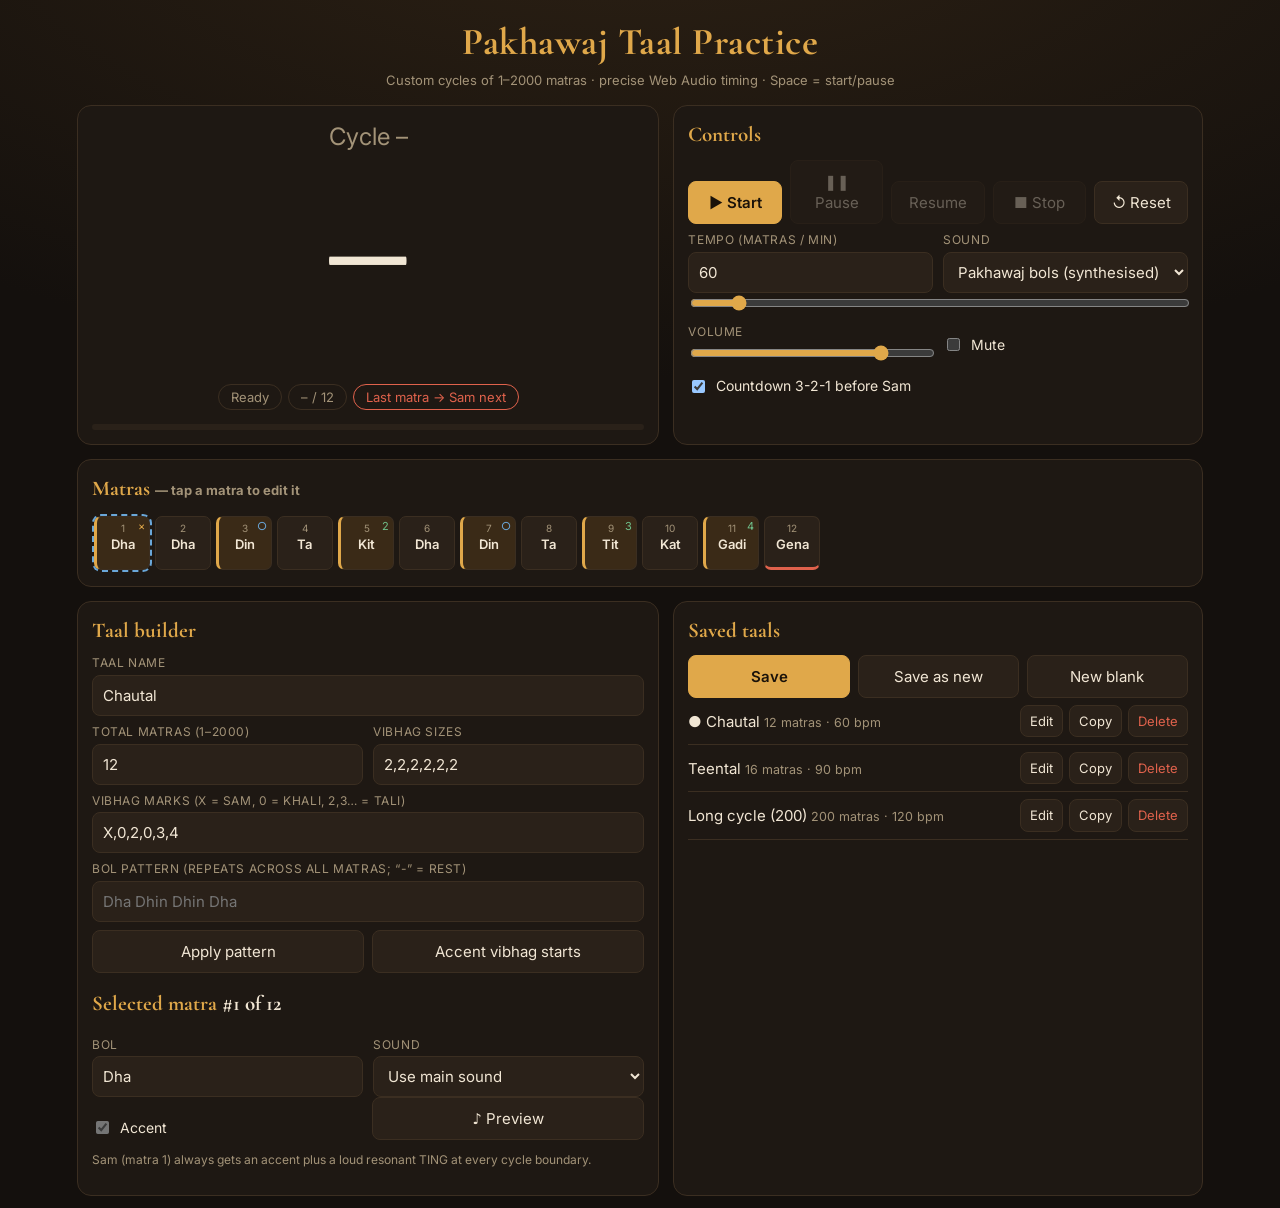
<file: index.html>
<!DOCTYPE html>
<html lang="en">
<head>
<meta charset="utf-8">
<meta name="viewport" content="width=device-width, initial-scale=1, viewport-fit=cover">
<title>Pakhawaj Taal Practice</title>
<link rel="stylesheet" href="https://fonts.googleapis.com/css2?family=Cormorant+Garamond:wght@500;700&family=Inter:wght@400;600&display=swap">
<link rel="stylesheet" href="style.css">
</head>
<body>
<header><h1>Pakhawaj Taal Practice</h1><p>Custom cycles of 1–2000 matras · precise Web Audio timing · Space = start/pause</p></header>
<main>
<section class="card" id="disp" aria-live="off">
 <div id="cd">3</div>
 <div id="cnt">Cycle <span id="cyc">–</span></div>
 <div class="big" id="num">–</div>
 <div id="bol">&nbsp;</div>
 <div><span class="tag" id="cur-tag">Ready</span><span class="tag" id="pos-tag">– / –</span><span class="tag last" id="last-tag" hidden>Last matra → Sam next</span></div>
 <div id="bar"><i></i></div>
</section>

<section class="card">
 <h2>Controls</h2>
 <div class="row">
  <button class="pri" id="bStart">▶ Start</button><button id="bPause" disabled>❚❚ Pause</button><button id="bResume" disabled>Resume</button><button id="bStop" disabled>■ Stop</button><button id="bReset">↺ Reset</button>
 </div>
 <div class="grid2">
  <div><label for="bpmN">Tempo (matras / min)</label><input type="number" id="bpmN" min="10" max="600" value="60"></div>
  <div><label for="kit">Sound</label><select id="kit"><option value="bols">Pakhawaj bols (synthesised)</option><option value="click">Metronome click</option><option value="bell">Bell</option><option value="clap">Clap</option></select></div>
 </div>
 <input type="range" id="bpmR" min="10" max="600" value="60" aria-label="Tempo slider">
 <div class="grid2">
  <div><label for="vol">Volume</label><input type="range" id="vol" min="0" max="100" value="80"></div>
  <label class="chk"><input type="checkbox" id="mute"> Mute</label>
 </div>
 <label class="chk"><input type="checkbox" id="cdOn" checked> Countdown 3-2-1 before Sam</label>
 <div id="note"></div>
</section>

<section class="card wide">
 <h2>Matras <small style="font-size:13px;color:var(--mut);font-family:Inter">— tap a matra to edit it</small></h2>
 <div id="grid" role="list"></div>
</section>

<section class="card">
 <h2>Taal builder</h2>
 <label for="name">Taal name</label><input type="text" id="name" maxlength="40">
 <div class="grid2">
  <div><label for="n">Total matras (1–2000)</label><input type="number" id="n" min="1" max="2000"></div>
  <div><label for="vib">Vibhag sizes</label><input type="text" id="vib" placeholder="4,4,4,4"></div>
 </div>
 <label for="marks">Vibhag marks (X = Sam, 0 = Khali, 2,3… = Tali)</label><input type="text" id="marks" placeholder="X,2,0,3">
 <label for="pat">Bol pattern (repeats across all matras; “-” = rest)</label><input type="text" id="pat" placeholder="Dha Dhin Dhin Dha">
 <div class="row" style="margin-top:8px"><button id="bPat">Apply pattern</button><button id="bAcc">Accent vibhag starts</button></div>
 <h2 style="margin-top:16px">Selected matra <span id="selL" style="color:var(--tx)"></span></h2>
 <div class="grid2">
  <div><label for="mBol">Bol</label><input type="text" id="mBol" maxlength="12"></div>
  <div><label for="mSnd">Sound</label><select id="mSnd"><option value="auto">Use main sound</option><option value="bols">Bol</option><option value="click">Click</option><option value="bell">Bell</option><option value="clap">Clap</option><option value="silent">Silent</option></select></div>
 </div>
 <div class="row"><label class="chk"><input type="checkbox" id="mAcc"> Accent</label><button id="bPrev">♪ Preview</button></div>
 <p style="font-size:12px;color:var(--mut)">Sam (matra 1) always gets an accent plus a loud resonant TING at every cycle boundary.</p>
</section>

<section class="card">
 <h2>Saved taals</h2>
 <div class="row"><button class="pri" id="bSave">Save</button><button id="bSaveNew">Save as new</button><button id="bNew">New blank</button></div>
 <div id="presets"></div>
</section>
</main>
<div id="toast"></div>
<script src="app.js"></script>
</body>
</html>
</file>
<file: style.css>
:root{color-scheme:dark;--bg:#14100d;--p:#1e1813;--p2:#2a2119;--ln:#3b2e21;--tx:#f1e6d4;--mut:#a39378;--gold:#e0a84a;--red:#e0624c;--grn:#6fbf8a;--blu:#6aa7d9;box-sizing:border-box;padding-top:env(safe-area-inset-top,0px);padding-bottom:env(safe-area-inset-bottom,0px)}
*,*::before,*::after{box-sizing:inherit}
html,body{margin:0}
body{background:radial-gradient(1100px 500px at 50% -10%,#2d2114,var(--bg));color:var(--tx);font:15px/1.4 Inter,system-ui,sans-serif;min-height:100vh}
h1,h2,.big{font-family:"Cormorant Garamond",Georgia,serif}
h1{margin:0;font-size:clamp(26px,5vw,38px);color:var(--gold);letter-spacing:.5px}
h2{margin:0 0 10px;font-size:21px;color:var(--gold)}
header{padding:16px 16px 4px;text-align:center}
header p{margin:2px 0 0;color:var(--mut);font-size:13px}
main{max-width:1150px;margin:0 auto;padding:12px;display:grid;gap:14px}
@media(min-width:900px){main{grid-template-columns:1.1fr 1fr}.wide{grid-column:1/-1}}
.card{background:var(--p);border:1px solid var(--ln);border-radius:14px;padding:14px;min-width:0}
label{display:block;font-size:12px;color:var(--mut);margin:8px 0 3px;text-transform:uppercase;letter-spacing:.6px}
input,select,button{font:inherit;color:var(--tx)}
input[type=text],input[type=number],select{width:100%;background:var(--p2);border:1px solid var(--ln);border-radius:8px;padding:9px 10px}
input:focus,select:focus,button:focus-visible{outline:2px solid var(--gold);outline-offset:1px}
input[type=range]{width:100%;accent-color:var(--gold)}
button{background:var(--p2);border:1px solid var(--ln);border-radius:8px;padding:10px 14px;cursor:pointer;transition:.15s}
button:hover:not(:disabled){border-color:var(--gold)}
button:disabled{opacity:.35;cursor:not-allowed}
button.pri{background:var(--gold);color:#1a1209;font-weight:600;border-color:var(--gold)}
button.dng{color:var(--red)}
.row{display:flex;gap:8px;flex-wrap:wrap;align-items:flex-end}
.row>*{flex:1 1 90px}
.grid2{display:grid;grid-template-columns:1fr 1fr;gap:10px}
.chk{display:flex;align-items:center;gap:8px;margin-top:10px;font-size:14px;color:var(--tx);text-transform:none;letter-spacing:0}
/* display */
#disp{text-align:center;position:relative;overflow:hidden}
#disp.sam{animation:pulse .5s ease-out}
@keyframes pulse{0%{box-shadow:0 0 0 0 rgba(224,168,74,.7)}100%{box-shadow:0 0 0 26px rgba(224,168,74,0)}}
.big{font-size:clamp(88px,26vw,170px);line-height:1;font-weight:700;color:var(--tx)}
#cnt{font-size:clamp(18px,4vw,24px);color:var(--mut)}
#bol{font-family:"Cormorant Garamond",serif;font-size:clamp(28px,7vw,40px);color:var(--gold);min-height:1.3em}
.tag{display:inline-block;padding:3px 12px;border-radius:99px;border:1px solid var(--ln);font-size:13px;margin:4px 3px;color:var(--mut)}
.tag.sam{color:#1a1209;background:var(--gold);border-color:var(--gold)}.tag.khali{color:var(--blu);border-color:var(--blu)}.tag.tali{color:var(--grn);border-color:var(--grn)}.tag.last{color:var(--red);border-color:var(--red)}
#bar{height:6px;background:var(--p2);border-radius:9px;margin-top:10px;overflow:hidden}#bar i{display:block;height:100%;width:0;background:var(--gold)}
#cd{position:absolute;right:14px;top:6px;font-family:"Cormorant Garamond",serif;font-size:clamp(54px,14vw,90px);color:var(--red);opacity:0;font-weight:700}
#cd.on{opacity:1;animation:pop .5s ease-out}
@keyframes pop{from{transform:scale(1.5)}to{transform:scale(1)}}
/* matra grid */
#grid{position:relative;display:grid;grid-template-columns:repeat(auto-fill,minmax(54px,1fr));gap:5px;max-height:300px;overflow:auto;padding:2px}
.c{padding:4px 2px;display:flex;flex-direction:column;align-items:center;min-height:54px;position:relative;font-size:12px;border-radius:7px;overflow:hidden}
.c i{font-style:normal;color:var(--mut);font-size:10px}.c b{font-weight:600;font-size:13px;max-width:100%;overflow:hidden;text-overflow:ellipsis}.c u{text-decoration:none;position:absolute;top:2px;right:4px;font-size:11px;color:var(--grn)}
.c.vs{border-left:3px solid var(--gold)}.c.khali u{color:var(--blu)}.c.sam u{color:var(--gold)}
.c.acc{background:#3a2a17}.c.sil b{opacity:.35}.c.sel{outline:2px dashed var(--blu)}
.c.cur{background:var(--gold);color:#1a1209;border-color:var(--gold);transform:scale(1.08);z-index:1}.c.cur i,.c.cur u{color:#1a1209}
.c.lastm{border-bottom:3px solid var(--red)}
#note{font-size:12px;color:var(--mut);margin-top:6px;min-height:1em}
#presets .p{display:flex;gap:6px;align-items:center;padding:7px 0;border-bottom:1px solid var(--ln)}
#presets .p span{flex:1;min-width:0;overflow:hidden;text-overflow:ellipsis;white-space:nowrap}#presets .p small{color:var(--mut)}
#presets button{padding:6px 9px;font-size:13px}
#toast{position:fixed;left:50%;bottom:calc(16px + env(safe-area-inset-bottom,0px));transform:translateX(-50%);background:#000c;border:1px solid var(--gold);padding:8px 16px;border-radius:99px;opacity:0;pointer-events:none;transition:.25s;z-index:9;max-width:90vw}
#toast.on{opacity:1}
@media(prefers-reduced-motion:reduce){*{animation:none!important;transition:none!important}}
</file>
